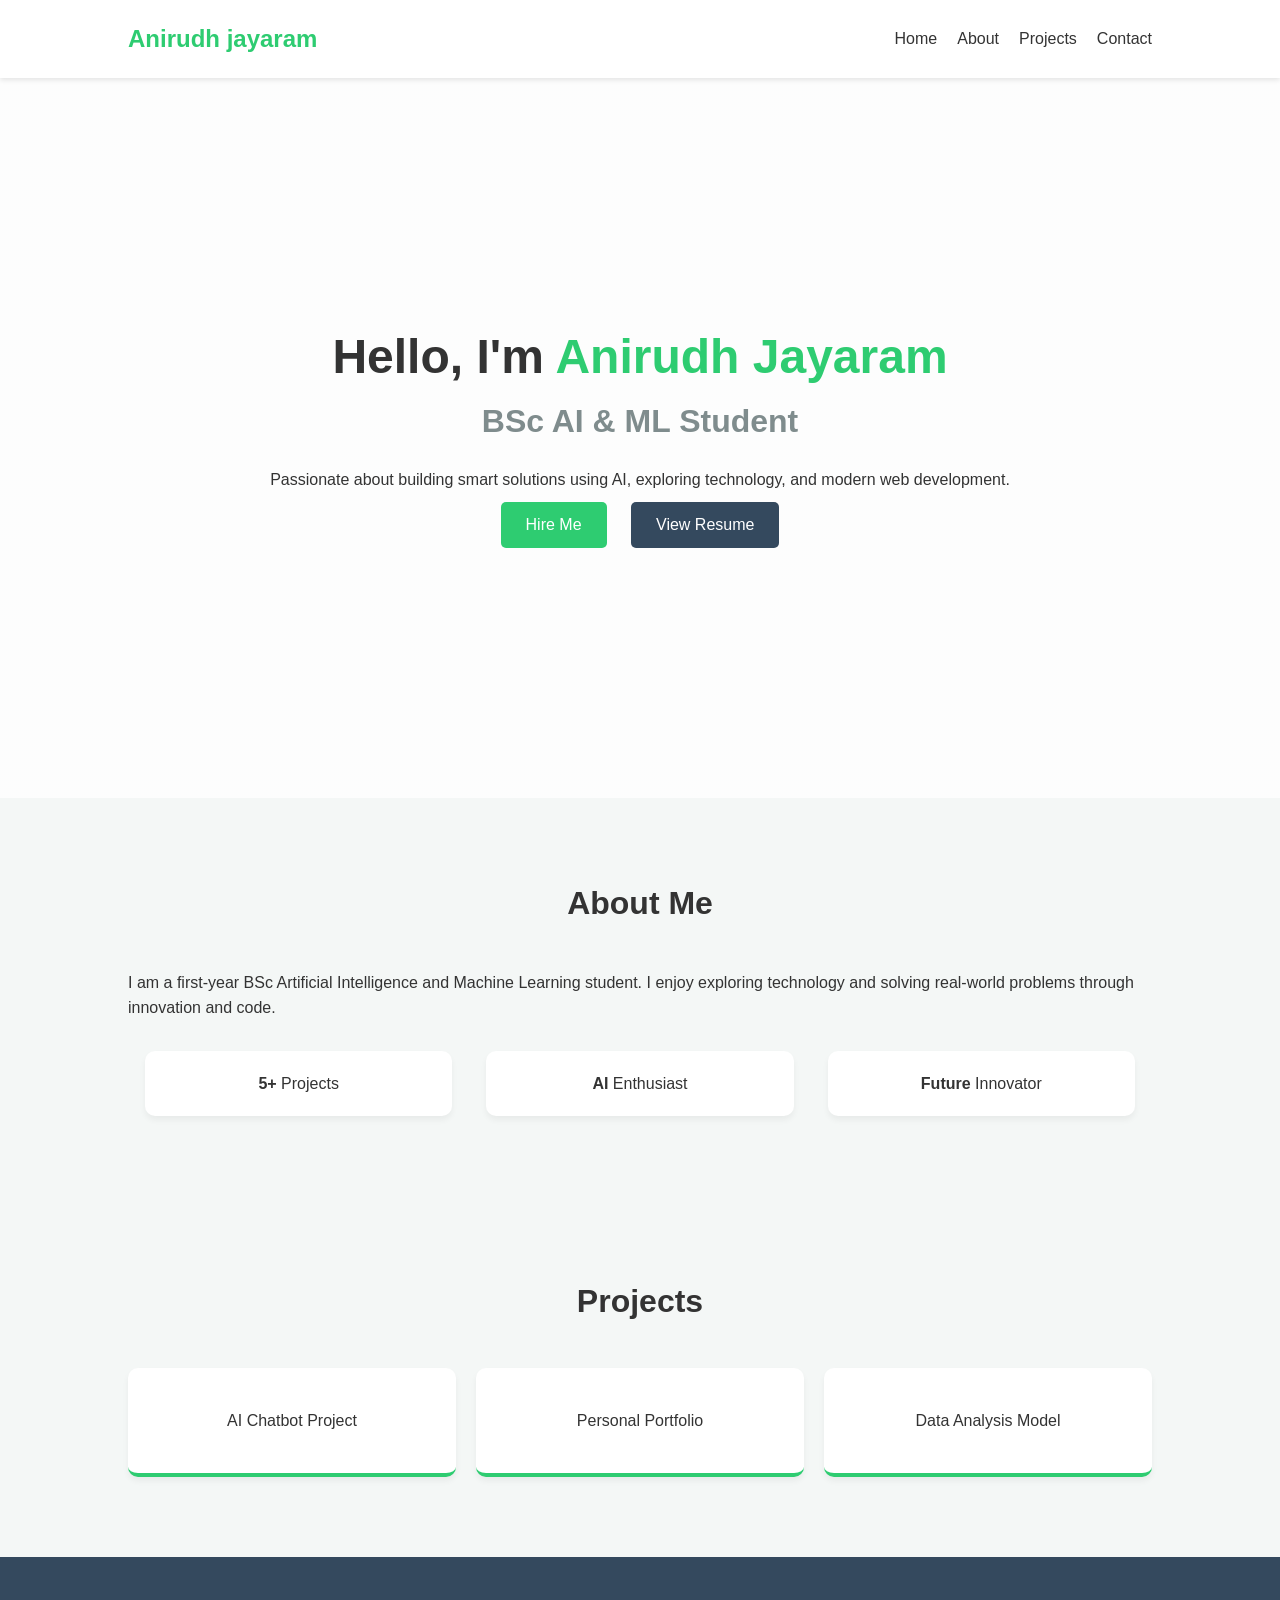
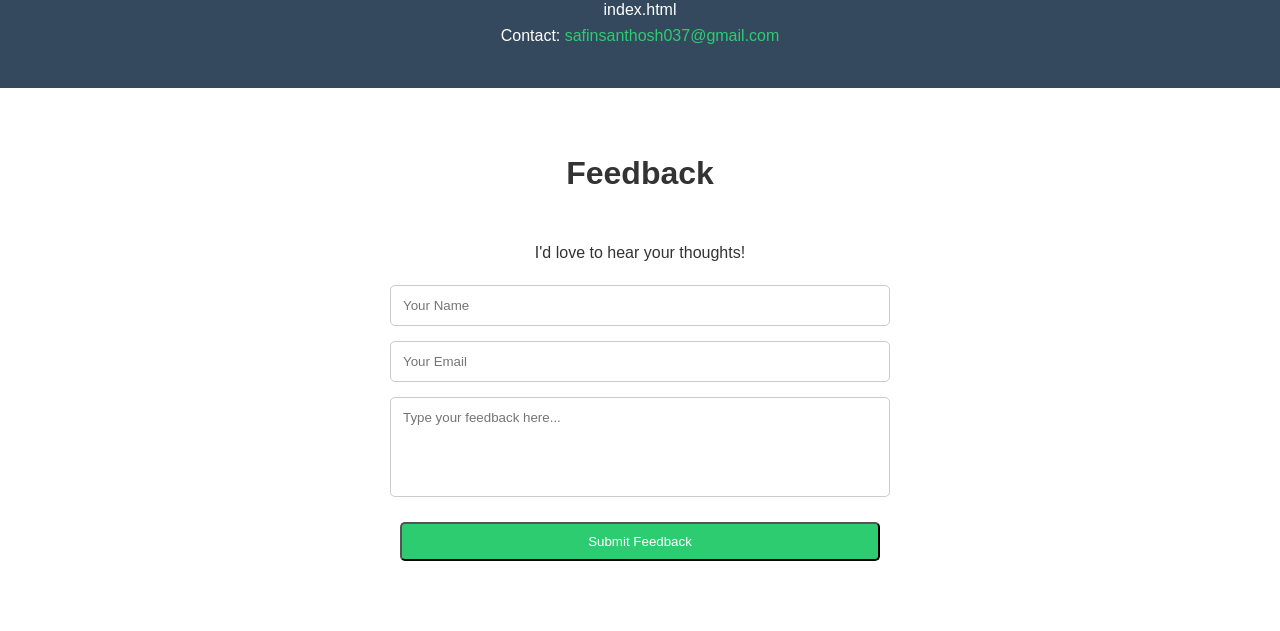
<file: index.html>
<!DOCTYPE html>
<html lang="en">
<head>
    <meta charset="UTF-8">
    <meta name="viewport" content="width=device-width, initial-scale=1.0">
    <title>anirudh Jayaram| Portfolio</title>
    <link rel="stylesheet" href="style.css">
</head>
<body>

    <header>
        <nav>
            <div class="logo">Anirudh jayaram</div>
            <ul>
                <li><a href="#home">Home</a></li>
                <li><a href="#about">About</a></li>
                <li><a href="#projects">Projects</a></li>
                <li><a href="#contact">Contact</a></li>
            </ul>
        </nav>
    </header>

    <section id="home" class="hero">
        <div class="hero-content">
            <h1>Hello, I'm <span>Anirudh Jayaram</span></h1>
            <h2>BSc AI & ML Student</h2>
            <p>Passionate about building smart solutions using AI, exploring technology, and modern web development.</p>
            <div class="buttons">
                <a href="mailto:anirudhkutz@gmail.com" class="btn">Hire Me</a>
                <a href="#" class="btn secondary">View Resume</a>
            </div>
        </div>
    </section>

    <section id="about" class="about">
        <h2>About Me</h2>
        <div class="about-container">
            <p>I am a first-year BSc Artificial Intelligence and Machine Learning student. I enjoy exploring technology and solving real-world problems through innovation and code.</p>
            <div class="stats">
                <div class="stat-box"><strong>5+</strong> Projects</div>
                <div class="stat-box"><strong>AI</strong> Enthusiast</div>
                <div class="stat-box"><strong>Future</strong> Innovator</div>
            </div>
        </div>
    </section>

    <section id="projects" class="projects">
        <h2>Projects</h2>
        <div class="project-list">
            <div class="project-card">AI Chatbot Project</div>
            <div class="project-card">Personal Portfolio</div>
            <div class="project-card">Data Analysis Model</div>
        </div>
    </section>

    <footer>index.html
        <p>Contact: <a href="mailto:anirudhkutz@gmail.com">safinsanthosh037@gmail.com</a></p>
    </footer>
    <section id="feedback">
    <h2>Feedback</h2>
    <div class="feedback-container">
        <p>I'd love to hear your thoughts!</p>
        <form action="/api/contact" method="POST">
            <input type="text" name="name" placeholder="Your Name" required>
            <input type="email" name="email" placeholder="Your Email" required>
            <textarea name="message" placeholder="Type your feedback here..." required></textarea>
            <button type="submit" class="btn">Submit Feedback</button>
        </form>
    </div>
</section>

</body>
</html>
</file>
<file: style.css>
/* General Styles */
* {
    margin: 0;
    padding: 0;
    box-sizing: border-box;
    font-family: 'Segoe UI', Tahoma, Geneva, Verdana, sans-serif;
}

body {
    background-color: #f4f7f6;
    color: #333;
    line-height: 1.6;
}

/* Navigation */
nav {
    display: flex;
    justify-content: space-between;
    align-items: center;
    padding: 20px 10%;
    background: #fff;
    box-shadow: 0 2px 5px rgba(0,0,0,0.1);
    position: sticky;
    top: 0;
    z-index: 100;
}

nav .logo {
    font-size: 1.5rem;
    font-weight: bold;
    color: #2ecc71;
}

nav ul {
    display: flex;
    list-style: none;
}

nav ul li {
    margin-left: 20px;
}

nav ul li a {
    text-decoration: none;
    color: #333;
    font-weight: 500;
}

/* Hero Section */
.hero {
    height: 80vh;
    display: flex;
    align-items: center;
    justify-content: center;
    text-align: center;
    background: linear-gradient(rgba(255,255,255,0.8), rgba(255,255,255,0.8)), url('https://via.placeholder.com/1500x800');
    background-size: cover;
}

.hero h1 { font-size: 3rem; }
.hero h1 span { color: #2ecc71; }
.hero h2 { color: #7f8c8d; margin-bottom: 20px; }

.btn {
    display: inline-block;
    padding: 10px 25px;
    background: #2ecc71;
    color: white;
    text-decoration: none;
    border-radius: 5px;
    margin: 10px;
}

.btn.secondary { background: #34495e; }

/* Sections */
section { padding: 80px 10%; }

h2 {
    text-align: center;
    margin-bottom: 40px;
    font-size: 2rem;
}

.stats {
    display: flex;
    justify-content: space-around;
    margin-top: 30px;
}

.stat-box {
    background: #fff;
    padding: 20px;
    border-radius: 10px;
    box-shadow: 0 4px 6px rgba(0,0,0,0.05);
    text-align: center;
    width: 30%;
}

/* Project Cards */
.project-list {
    display: grid;
    grid-template-columns: repeat(auto-fit, minmax(250px, 1fr));
    gap: 20px;
}

.project-card {
    background: #fff;
    padding: 40px 20px;
    text-align: center;
    border-radius: 10px;
    border-bottom: 4px solid #2ecc71;
    box-shadow: 0 4px 6px rgba(0,0,0,0.05);
}

/* Footer */
footer {
    text-align: center;
    padding: 40px;
    background: #34495e;
    color: white;
}

footer a { color: #2ecc71; text-decoration: none; }
/* Feedback Section Styles */
#feedback {
    background-color: #fff;
    padding: 60px 10%;
    text-align: center;
}

.feedback-container {
    max-width: 500px;
    margin: 0 auto;
}

.feedback-container form {
    display: flex;
    flex-direction: column;
    gap: 15px;
    margin-top: 20px;
}

.feedback-container input, 
.feedback-container textarea {
    width: 100%;
    padding: 12px;
    border: 1px solid #ccc;
    border-radius: 5px;
}

.feedback-container textarea {
    height: 100px;
    resize: none;
}
</file>
